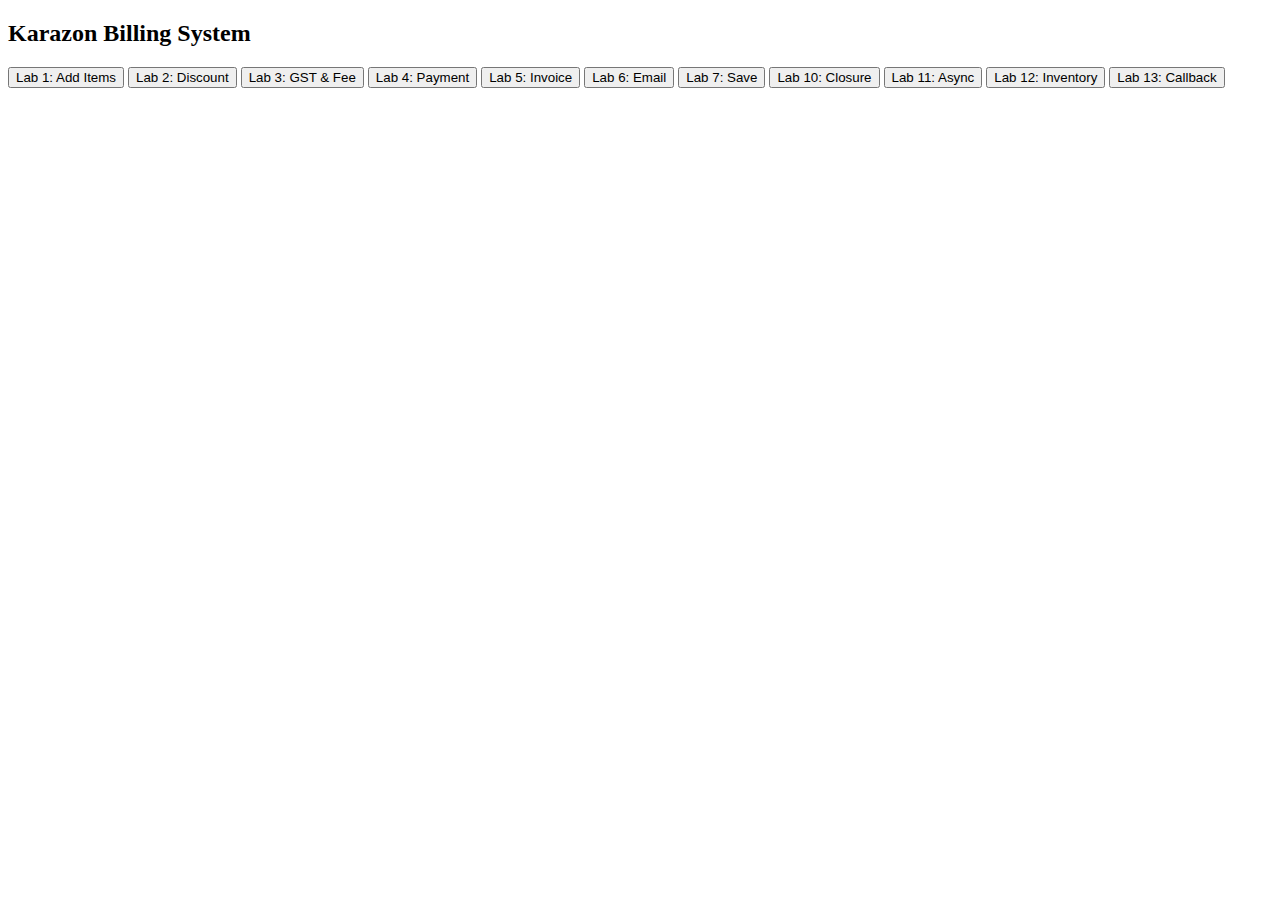
<file: Week 4/index.html>
<!DOCTYPE html>
<html>

<head>
    <title>Karazon Checkout System</title>
</head>

<body>

    <h2>Karazon Billing System</h2>

    <button onclick="addItems()">Lab 1: Add Items</button>
    <button onclick="applyDiscount()">Lab 2: Discount</button>
    <button onclick="addTax()">Lab 3: GST & Fee</button>
    <button onclick="payment()">Lab 4: Payment</button>
    <button onclick="generateInvoice()">Lab 5: Invoice</button>
    <button onclick="sendEmail()">Lab 6: Email</button>
    <button onclick="saveData()">Lab 7: Save</button>
    <button onclick="closureDiscount()">Lab 10: Closure</button>
    <button onclick="processPaymentAsync()">Lab 11: Async</button>
    <button onclick="checkInventory()">Lab 12: Inventory</button>
    <button onclick="completeBilling(callbackFn)">Lab 13: Callback</button>

    <div id="output"></div>

    <script src="checkout.js"></script>
</body>

</html>
</file>
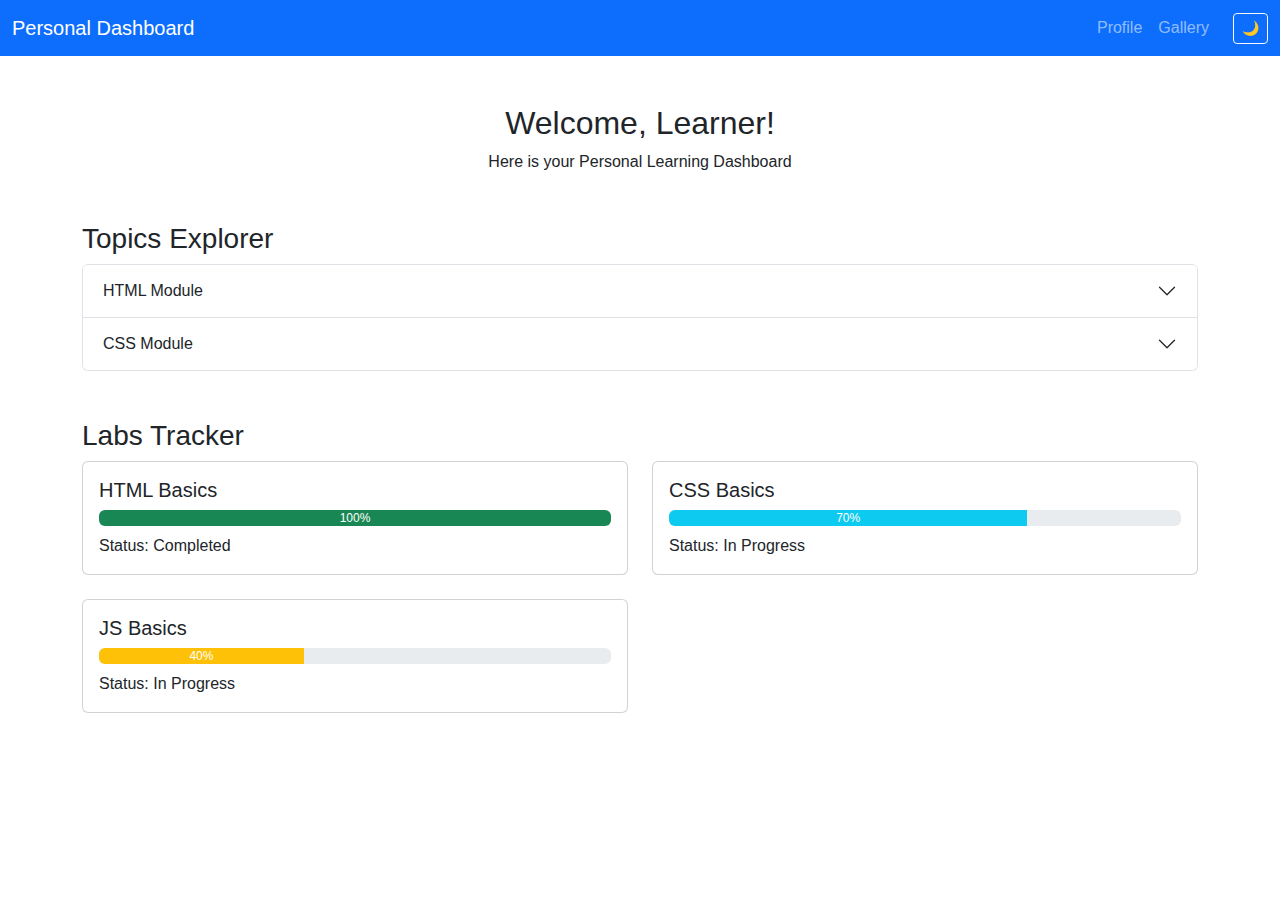
<file: Week 4/UI/dashboard.html>
<!DOCTYPE html>
<html lang="en">

<head>
    <meta charset="UTF-8">
    <meta name="viewport" content="width=device-width, initial-scale=1.0">
    <title>Dashboard - PLD</title>
    <link href="https://cdn.jsdelivr.net/npm/bootstrap@5.3.2/dist/css/bootstrap.min.css" rel="stylesheet">
    <link rel="stylesheet" href="css/style.css">
</head>

<body>

    <!-- Navbar -->
    <nav class="navbar navbar-expand-lg navbar-dark bg-primary">
        <div class="container-fluid">
            <a class="navbar-brand" href="dashboard.html">Personal Dashboard</a>
            <button class="navbar-toggler" type="button" data-bs-toggle="collapse" data-bs-target="#navbarNav">
                <span class="navbar-toggler-icon"></span>
            </button>
            <div class="collapse navbar-collapse" id="navbarNav">
                <ul class="navbar-nav ms-auto">
                    <li class="nav-item"><a class="nav-link" href="profile.html">Profile</a></li>
                    <li class="nav-item"><a class="nav-link" href="gallery.html">Gallery</a></li>
                </ul>
            </div>
            <button class="btn btn-outline-light btn-sm ms-3" onclick="toggleDarkMode()">
                🌙
            </button>
        </div>
    </nav>

    <div class="container my-5">

        <!-- Welcome -->
        <div class="text-center mb-5">
            <h2>Welcome, <span id="usernameDisplay"></span>!</h2>
            <p>Here is your Personal Learning Dashboard</p>
        </div>

        <!-- Topics Explorer -->
        <section id="topicsSection" class="mb-5">
            <h3>Topics Explorer</h3>
            <div class="accordion" id="topicsAccordion">
                <div class="accordion-item">
                    <h2 class="accordion-header" id="headingOne">
                        <button class="accordion-button collapsed" type="button" data-bs-toggle="collapse"
                            data-bs-target="#collapseOne">
                            HTML Module
                        </button>
                    </h2>
                    <div id="collapseOne" class="accordion-collapse collapse" data-bs-parent="#topicsAccordion">
                        <div class="accordion-body">
                            <ul>
                                <li>Unit 1: Introduction</li>
                                <li>Unit 2: Elements</li>
                                <li>Unit 3: Forms</li>
                            </ul>
                        </div>
                    </div>
                </div>
                <div class="accordion-item">
                    <h2 class="accordion-header" id="headingTwo">
                        <button class="accordion-button collapsed" type="button" data-bs-toggle="collapse"
                            data-bs-target="#collapseTwo">
                            CSS Module
                        </button>
                    </h2>
                    <div id="collapseTwo" class="accordion-collapse collapse" data-bs-parent="#topicsAccordion">
                        <div class="accordion-body">
                            <ul>
                                <li>Unit 1: Box Model</li>
                                <li>Unit 2: Flexbox</li>
                                <li>Unit 3: Grid</li>
                            </ul>
                        </div>
                    </div>
                </div>
            </div>
        </section>

        <!-- Labs Tracker -->
        <section id="labsSection">
            <h3>Labs Tracker</h3>
            <div class="row row-cols-1 row-cols-md-2 g-4">
                <div class="col">
                    <div class="card p-3">
                        <h5>HTML Basics</h5>
                        <div class="progress mb-2">
                            <div class="progress-bar bg-success" role="progressbar" style="width: 100%;">100%</div>
                        </div>
                        <p class="mb-0">Status: Completed</p>
                    </div>
                </div>
                <div class="col">
                    <div class="card p-3">
                        <h5>CSS Basics</h5>
                        <div class="progress mb-2">
                            <div class="progress-bar bg-info" role="progressbar" style="width: 70%;">70%</div>
                        </div>
                        <p class="mb-0">Status: In Progress</p>
                    </div>
                </div>
                <div class="col">
                    <div class="card p-3">
                        <h5>JS Basics</h5>
                        <div class="progress mb-2">
                            <div class="progress-bar bg-warning" role="progressbar" style="width: 40%;">40%</div>
                        </div>
                        <p class="mb-0">Status: In Progress</p>
                    </div>
                </div>
            </div>
        </section>

    </div>

    <script src="https://cdn.jsdelivr.net/npm/bootstrap@5.3.2/dist/js/bootstrap.bundle.min.js"></script>
    <script>
        // Display username from login
        document.getElementById('usernameDisplay').textContent = localStorage.getItem('username') || "Learner";
    </script>
    <script src="js/main.js"></script>
</body>

</html>
</file>
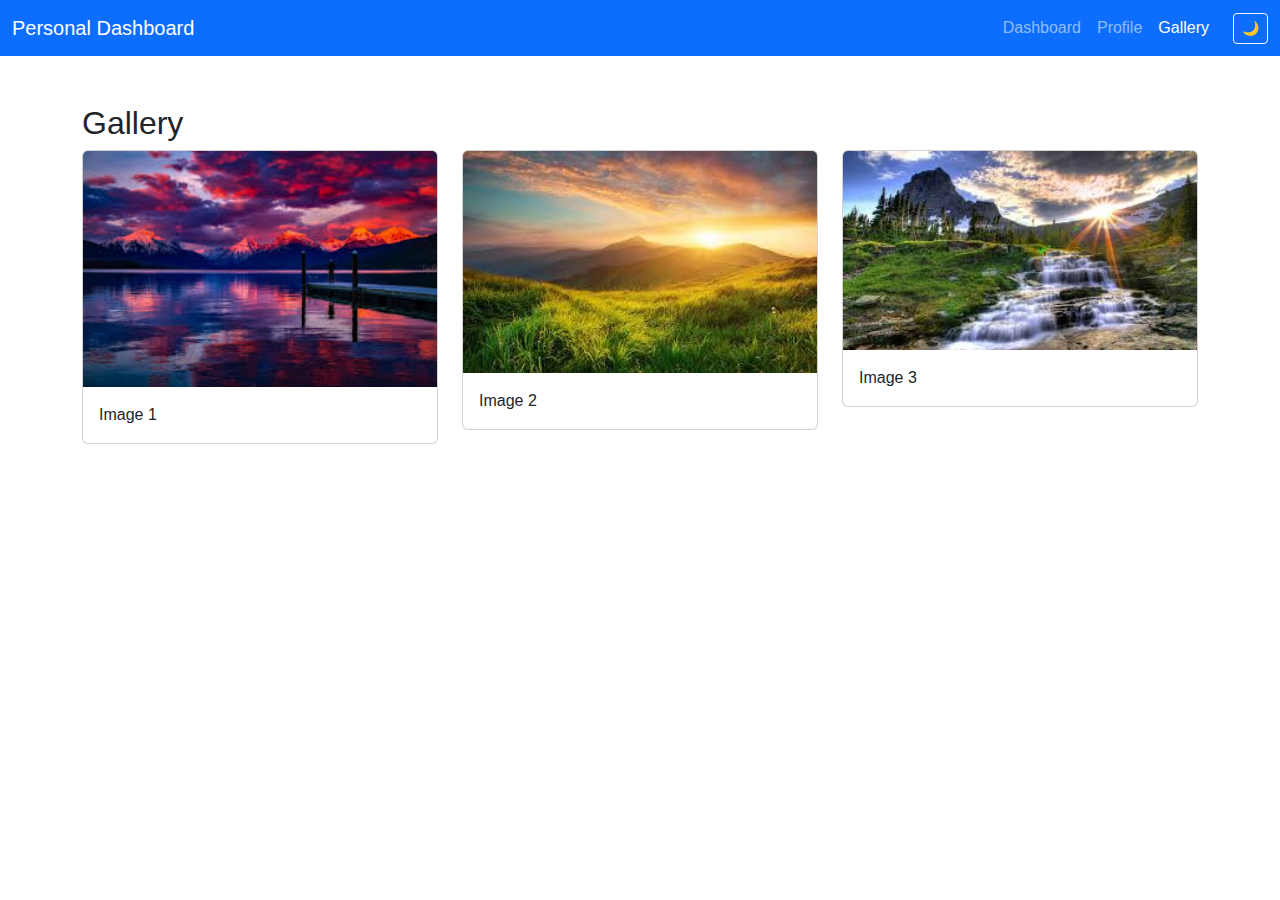
<file: Week 4/UI/gallery.html>
<!DOCTYPE html>
<html lang="en">
<head>
  <meta charset="UTF-8">
  <meta name="viewport" content="width=device-width, initial-scale=1.0">
  <title>Gallery - PLD</title>
  <link href="https://cdn.jsdelivr.net/npm/bootstrap@5.3.2/dist/css/bootstrap.min.css" rel="stylesheet">
  <link rel="stylesheet" href="css/style.css">
</head>
<body>

<!-- Navbar -->
<nav class="navbar navbar-expand-lg navbar-dark bg-primary">
  <div class="container-fluid">
    <a class="navbar-brand" href="dashboard.html">Personal Dashboard</a>
    <button class="navbar-toggler" type="button" data-bs-toggle="collapse" data-bs-target="#navbarNav">
      <span class="navbar-toggler-icon"></span>
    </button>
    <div class="collapse navbar-collapse" id="navbarNav">
      <ul class="navbar-nav ms-auto">
        <li class="nav-item"><a class="nav-link" href="dashboard.html">Dashboard</a></li>
        <li class="nav-item"><a class="nav-link" href="profile.html">Profile</a></li>
        <li class="nav-item"><a class="nav-link active" href="#">Gallery</a></li>
      </ul>
    </div>
    <button class="btn btn-outline-light btn-sm ms-3" onclick="toggleDarkMode()">
         🌙
    </button>
  </div>
</nav>

<div class="container my-5">
  <h2>Gallery</h2>

  <div class="row row-cols-1 row-cols-md-3 g-4">
    <div class="col">
      <div class="card">
        <img src="images/image1.jfif" class="card-img-top" alt="Gallery 1">
        <div class="card-body">
          <p class="card-text">Image 1</p>
        </div>
      </div>
    </div>
    <div class="col">
      <div class="card">
        <img src="images/image2.jfif" class="card-img-top" alt="Gallery 2">
        <div class="card-body">
          <p class="card-text">Image 2</p>
        </div>
      </div>
    </div>
    <div class="col">
      <div class="card">
        <img src="images/image3.jfif" class="card-img-top" alt="Gallery 3">
        <div class="card-body">
          <p class="card-text">Image 3</p>
        </div>
      </div>
    </div>
  </div>

</div>

<script src="https://cdn.jsdelivr.net/npm/bootstrap@5.3.2/dist/js/bootstrap.bundle.min.js"></script>
<script src="js/main.js"></script>
</body>
</html>
</file>
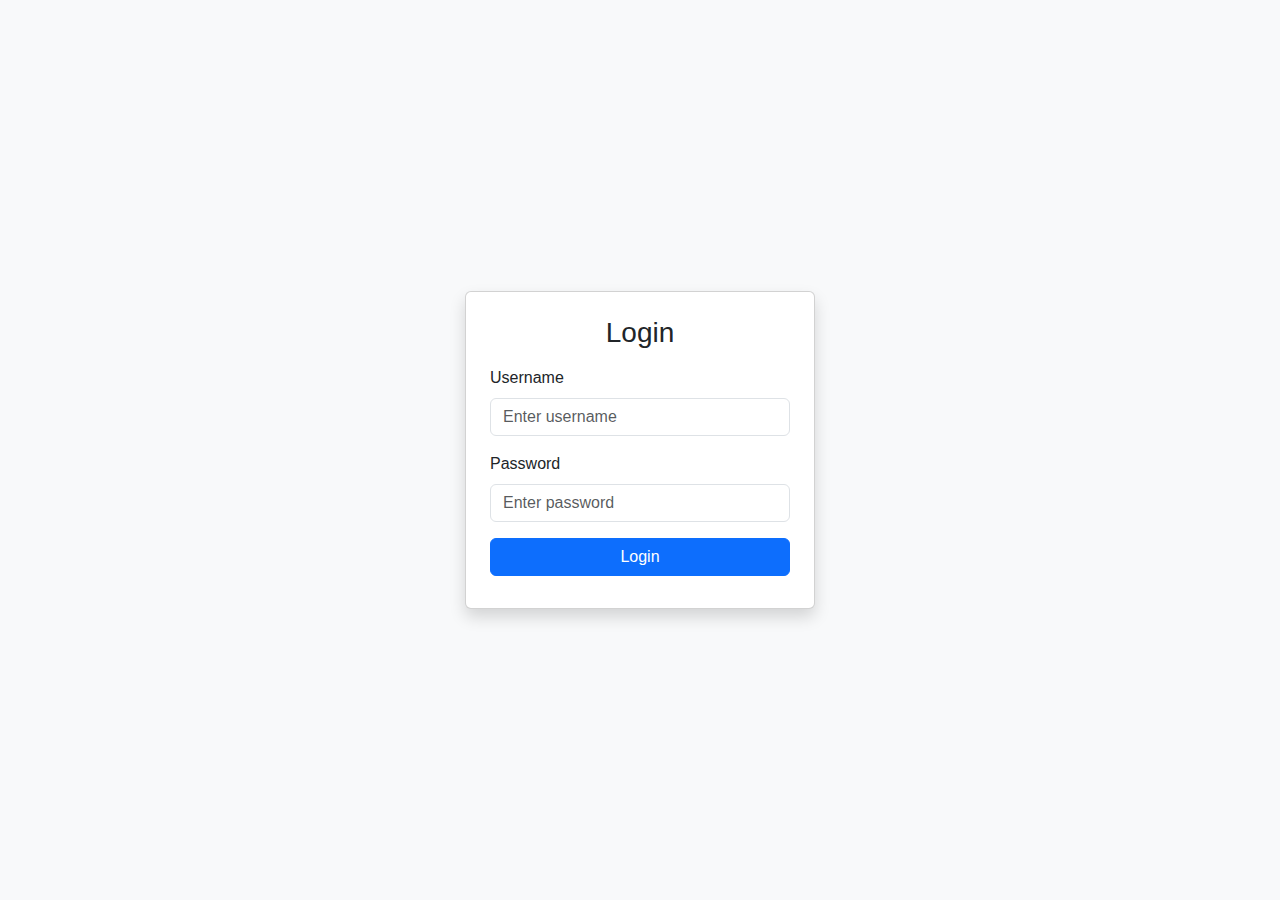
<file: Week 4/UI/login.html>
<!DOCTYPE html>
<html lang="en">
<head>
  <meta charset="UTF-8">
  <meta name="viewport" content="width=device-width, initial-scale=1.0">
  <title>Login - Personal Dashboard</title>
  <link href="https://cdn.jsdelivr.net/npm/bootstrap@5.3.2/dist/css/bootstrap.min.css" rel="stylesheet">
  <link rel="stylesheet" href="css/style.css">
</head>
<body class="bg-light">

  <div class="container d-flex justify-content-center align-items-center vh-100">
    <div class="card p-4 shadow" style="width: 350px;">
      <h3 class="card-title text-center mb-3">Login</h3>
      <form id="loginForm">
        <div class="mb-3">
          <label for="username" class="form-label">Username</label>
          <input type="text" id="username" class="form-control" placeholder="Enter username" required>
        </div>
        <div class="mb-3">
          <label for="password" class="form-label">Password</label>
          <input type="password" id="password" class="form-control" placeholder="Enter password" required>
        </div>
        <div class="d-grid">
          <button type="submit" class="btn btn-primary">Login</button>
        </div>
        <div id="errorMsg" class="text-danger mt-2 text-center"></div>
      </form>
    </div>
  </div>

  <script>
    const loginForm = document.getElementById('loginForm');
    const errorMsg = document.getElementById('errorMsg');

    loginForm.addEventListener('submit', function(e) {
      e.preventDefault();
      const username = document.getElementById('username').value.trim();
      const password = document.getElementById('password').value.trim();

      if(username === "" || password === "") {
        errorMsg.textContent = "Both fields are required!";
      } else {
        // Store username for welcome message
        localStorage.setItem("username", username);
        window.location.href = "dashboard.html"; // redirect to dashboard
      }
    });
  </script>
  <script src="js/main.js"></script>

</body>
</html>
</file>
<file: Week 4/UI/css/style.css>
body {
  font-family: 'Roboto', sans-serif;
}

/* ---------- DARK MODE ---------- */
body.dark-mode {
  background-color: #121212;
  color: #f1f1f1;
}

body.dark-mode .card {
  background-color: #1e1e1e;
  color: #f1f1f1;
}

body.dark-mode .navbar {
  background-color: #1f1f1f !important;
}

body.dark-mode .form-control {
  background-color: #2b2b2b;
  color: #fff;
  border-color: #444;
}

body.dark-mode .accordion-button {
  background-color: #1e1e1e;
  color: #fff;
}

/* ---------- CARDS ---------- */
.card {
  transition: transform 0.3s ease, box-shadow 0.3s ease;
}

.card:hover {
  transform: scale(1.02);
  box-shadow: 0 10px 25px rgba(0,0,0,0.15);
}

/* ---------- ACCORDION ---------- */
.accordion-button {
  transition: background-color 0.3s ease;
}


/* ---------- BUTTONS ---------- */
.btn {
  transition: all 0.3s ease;
}

.btn:hover {
  transform: translateY(-2px);
  box-shadow: 0 6px 15px rgba(0,0,0,0.15);
}

/* ---------- LINKS ---------- */
.nav-link {
  position: relative;
  transition: color 0.3s ease;
}

.nav-link:hover,
.nav-link:focus {
  color: #ffd700 !important;
}

/* ---------- INPUT FOCUS ---------- */
.form-control:focus {
  border-color: #0d6efd;
  box-shadow: 0 0 0 0.2rem rgba(13,110,253,.25);
}
</file>
